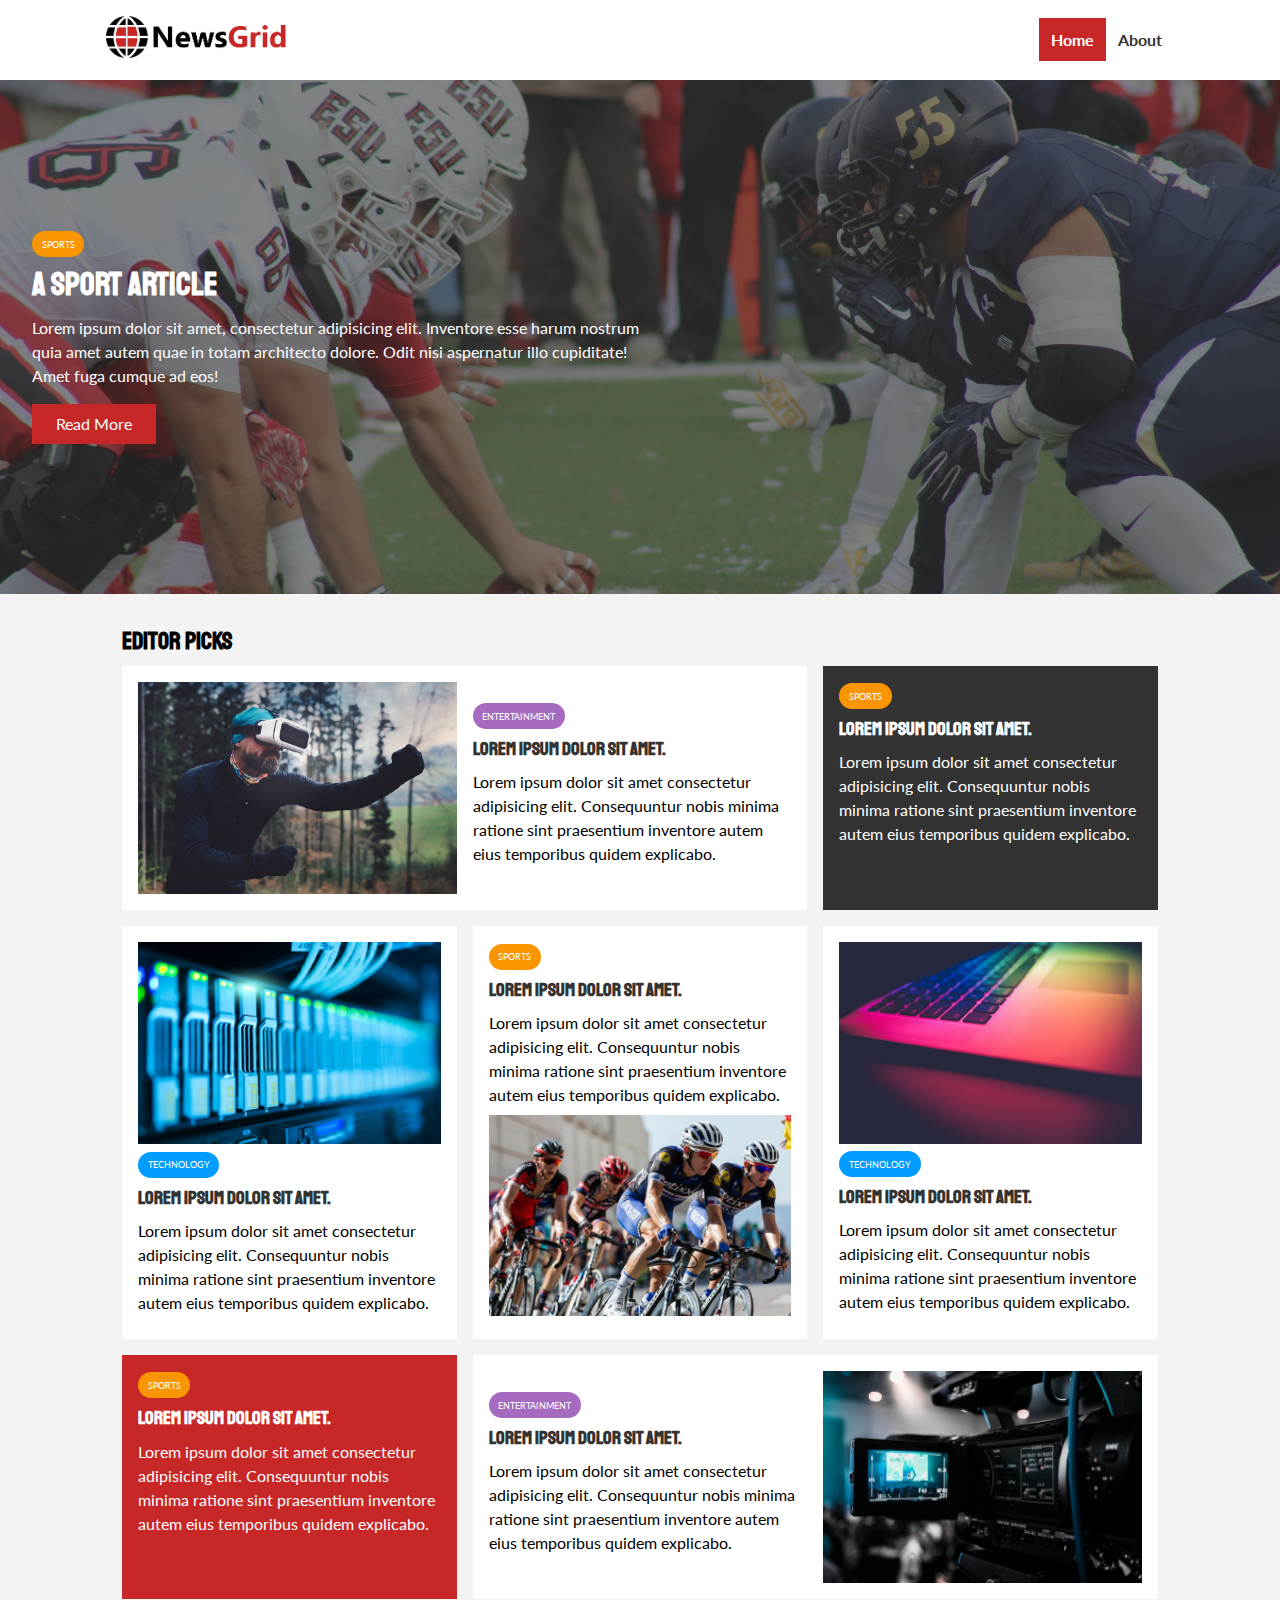
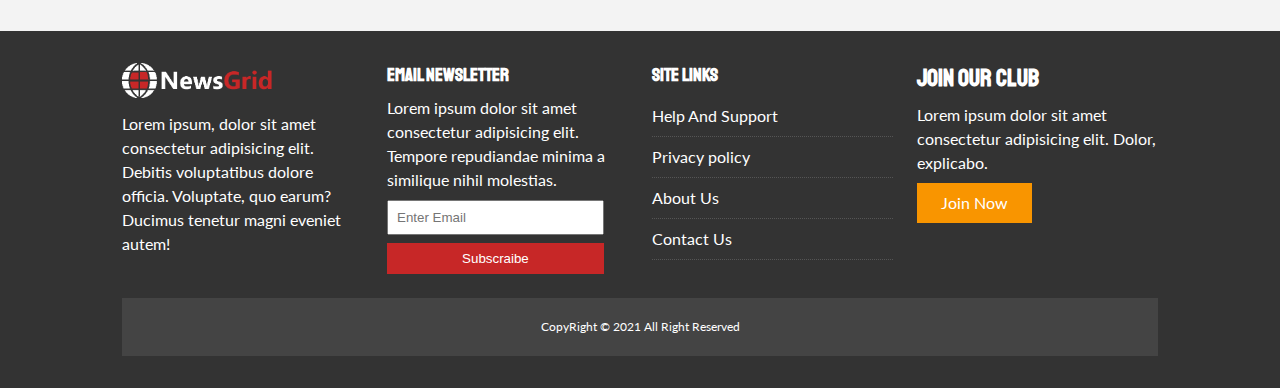
<file: index.html>
<!DOCTYPE html>
<html lang="en">
<head>
  <meta charset="UTF-8">
  <meta http-equiv="X-UA-Compatible" content="IE=edge">
  <meta name="viewport" content="width=device-width, initial-scale=1.0">
  <link rel="preconnect" href="https://fonts.gstatic.com">
<link href="https://fonts.googleapis.com/css2?family=Lato:wght@300&family=Staatliches&display=swap" rel="stylesheet">
  <link rel="stylesheet" href="css/style.css">
  <link rel="stylesheet"  media="screen and (max-width:768px)" href="css/mobile.css">
  <link rel="stylesheet" href="https://pro.fontawesome.com/releases/v5.10.0/css/all.css" integrity="sha384-AYmEC3Yw5cVb3ZcuHtOA93w35dYTsvhLPVnYs9eStHfGJvOvKxVfELGroGkvsg+p" crossorigin="anonymous"/>
  <link rel="shortcut icon" type="image/x-icon" href="favicon.ico">
  <title>NewsGrid | Latest News</title>
</head>
<body>
  <nav id="main-nav">
    <div class="container">
     <a href="index.html"><img src="img/logo.png" alt="NewsGrid" class="logo"></a>
      <div class="social">
        <a href="http://facebook.com" target="_blank"><i class="fab fa-facebook fa-2x"></i></a>
        <a href="http://twitter.com" target="_blank"><i class="fab fa-twitter fa-2x"></i></a>
        <a href="http://instagram.com" target="_blank"><i class="fab fa-instagram fa-2x"></i></a>
        <a href="http://youtube.com" target="_blank"><i class="fab fa-youtube fa-2x"></i></a>
          
      </div>
      <ul>
        <li><a class="current" href="index.html">Home</a></li>
        <li><a href="about.html">About</a></li>
        
      </ul>
    </div>
  </nav>
  <!-- showcase -->
  <header id="showcase">
    <div class="container"></div>
    <div class="showcase-container">
      <div class="showcase-content">
        <div class="category category-sports">sports</div>
        <h1>A sport article</h1>
        <p>Lorem ipsum dolor sit amet, consectetur adipisicing elit. Inventore esse harum nostrum quia amet autem quae in totam architecto dolore. Odit nisi aspernatur illo cupiditate! Amet fuga cumque ad eos!</p>
        <a href="article.html" class="btn btn-primary">Read More</a>


      </div>
    </div>
  </header>

  <!-- home articles -->
<section id="home-articles" class="py-2">
  <div class="container">
<h2>Editor Picks</h2>
<div class="articles-container">
  <article class="card">
    <img src="/img/articles/ent1.jpg" alt="">
    <div>
      <div class="category category-ent">Entertainment</div>
      <h3>
       <a href="article.html">Lorem ipsum dolor sit amet.</a>  
      </h3> 
<p>Lorem ipsum dolor sit amet consectetur adipisicing elit.  Consequuntur nobis minima ratione sint praesentium inventore autem eius temporibus quidem explicabo.</p>
    </div>
   </article>

  <article class="card bg-dark">
      <div class="category category-sports">Sports</div>
      <h3>
       <a href="article.html">Lorem ipsum dolor sit amet.</a>  
      </h3> 
<p>Lorem ipsum dolor sit amet consectetur adipisicing elit.  Consequuntur nobis minima ratione sint praesentium inventore autem eius temporibus quidem explicabo.</p>
  </article>


  <article class="card">
    <img src="/img/articles/tech1.jpg" alt="">
    <div class="category category-tech">Technology</div>
    <h3>
     <a href="article.html">Lorem ipsum dolor sit amet.</a>  
    </h3> 
<p>Lorem ipsum dolor sit amet consectetur adipisicing elit.  Consequuntur nobis minima ratione sint praesentium inventore autem eius temporibus quidem explicabo.</p>
</article>



<article class="card">
  <div class="category category-sports">Sports</div>
  <h3>
   <a href="article.html">Lorem ipsum dolor sit amet.</a>  
  </h3> 
<p>Lorem ipsum dolor sit amet consectetur adipisicing elit.  Consequuntur nobis minima ratione sint praesentium inventore autem eius temporibus quidem explicabo.</p>
<img src="/img/articles/sports1.jpg" alt="">
</article>

<article class="card">
  <img src="/img/articles/tech2.jpg" alt="">
  <div class="category category-tech">Technology</div>
  <h3>
   <a href="article.html">Lorem ipsum dolor sit amet.</a>  
  </h3> 
<p>Lorem ipsum dolor sit amet consectetur adipisicing elit.  Consequuntur nobis minima ratione sint praesentium inventore autem eius temporibus quidem explicabo.</p>
</article>

<article class="card bg-primary">
  <div class="category category-sports">Sports</div>
  <h3>
   <a href="article.html">Lorem ipsum dolor sit amet.</a>  
  </h3> 
<p>Lorem ipsum dolor sit amet consectetur adipisicing elit.  Consequuntur nobis minima ratione sint praesentium inventore autem eius temporibus quidem explicabo.</p>
</article>

<article class="card">

  <div>
    <div class="category category-ent">Entertainment</div>
    <h3>
     <a href="article.html">Lorem ipsum dolor sit amet.</a>  
    </h3> 
<p>Lorem ipsum dolor sit amet consectetur adipisicing elit.  Consequuntur nobis minima ratione sint praesentium inventore autem eius temporibus quidem explicabo.</p>
  </div>  
  <img src="/img/articles/ent2.jpg" alt="">
 </article>


</div>
</div>
</section>
<!-- footer -->
<footer id="main-footer" class="py-2">
  <div class="container footer-container">
    <div>
      <img src="/img/logo_light.png" alt="NewsGrid">
      <p>Lorem ipsum, dolor sit amet consectetur adipisicing elit. Debitis voluptatibus dolore officia. Voluptate, quo earum? Ducimus tenetur magni eveniet autem!</p>
    </div>

    <div>
      <h3>Email NewsLetter</h3>
      <p>Lorem ipsum dolor sit amet consectetur adipisicing elit. Tempore repudiandae minima a similique nihil molestias.</p>
      <form method="POST" value="Subscraibe" data-netlify="true" name="contact">

        <input type="email" placeholder="Enter Email" name="email">
        <input type="submit" value="Subscraibe" class="btn btn-primary">
      </form>
    </div>

    <div>
      <h3>Site Links</h3>
      <ul class="list">
        <li><a href="help&contact.html">Help And Support</a></li>
        <li><a href="privacy_policy.html">Privacy policy</a></li>
        <li><a href="about.html">About Us</a></li>
        <li><a href="help&contact.html">Contact Us</a></li>
      </ul>
    </div>

    <div>
      <h2>join our club</h2>
      <p>Lorem ipsum dolor sit amet consectetur adipisicing elit. Dolor, explicabo.</p>
      <a href="join.html" class="btn btn-secondary">Join Now</a>
    </div>
<div>
  <p>CopyRight &copy; 2021 All Right Reserved</p>
</div>
    
  </div>
</footer>


</body>
</html>
</file>
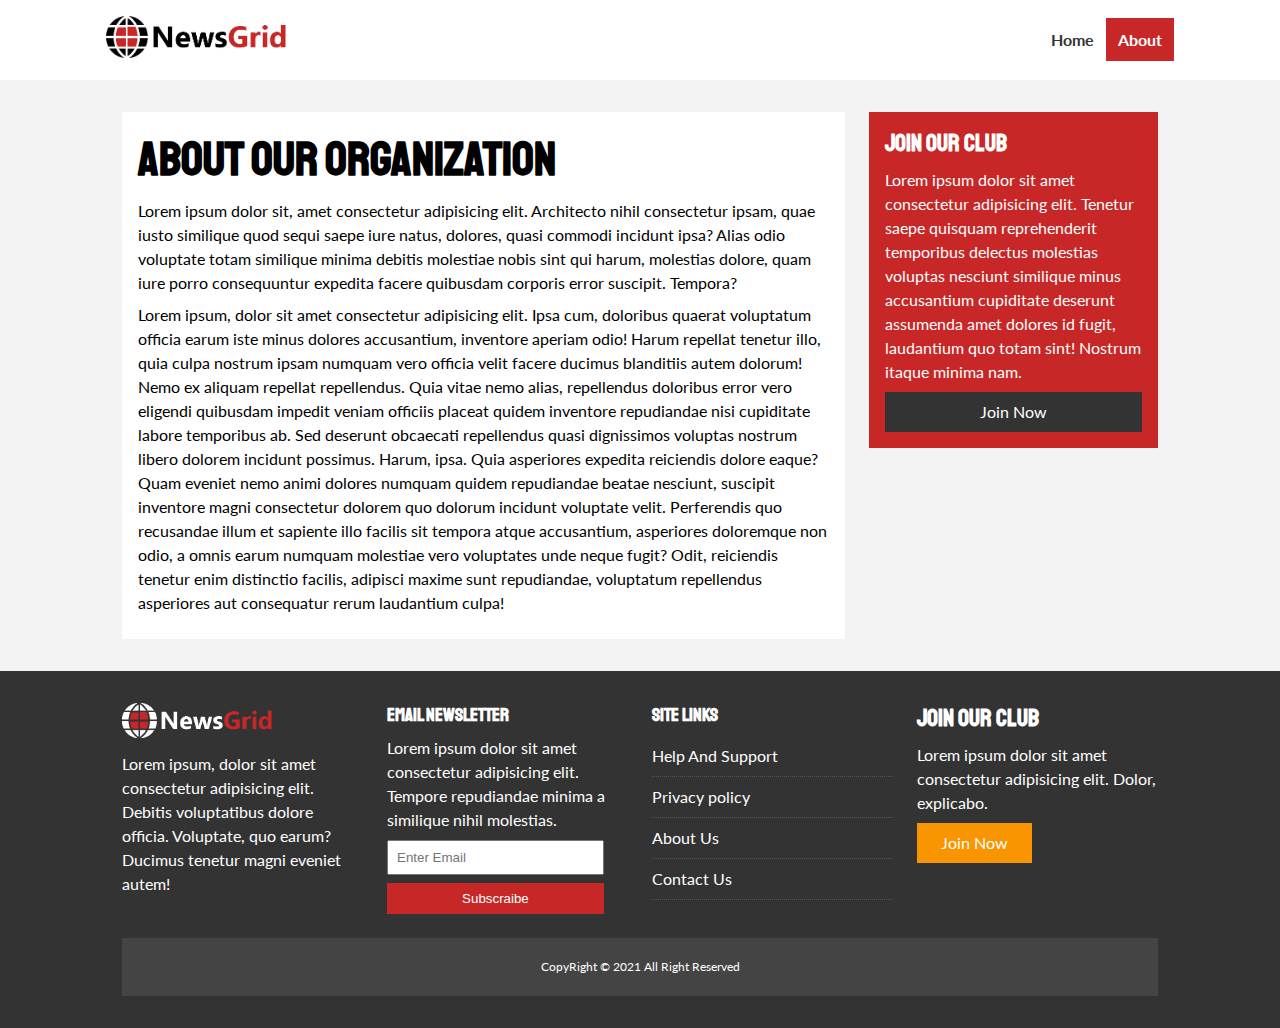
<file: about.html>
<!DOCTYPE html>
<html lang="en">
<head>
  <meta charset="UTF-8">
  <meta http-equiv="X-UA-Compatible" content="IE=edge">
  <meta name="viewport" content="width=device-width, initial-scale=1.0">
  <link rel="preconnect" href="https://fonts.gstatic.com">
<link href="https://fonts.googleapis.com/css2?family=Lato:wght@300&family=Staatliches&display=swap" rel="stylesheet">
  <link rel="stylesheet" href="css/style.css">
  <link rel="stylesheet" media="screen and (max-width:768px)" href="css/mobile.css">
  <link rel="stylesheet" href="https://pro.fontawesome.com/releases/v5.10.0/css/all.css" integrity="sha384-AYmEC3Yw5cVb3ZcuHtOA93w35dYTsvhLPVnYs9eStHfGJvOvKxVfELGroGkvsg+p" crossorigin="anonymous"/>
  <link rel="shortcut icon" type="image/x-icon" href="favicon.ico">
  <title>NewsGrid | About</title>
</head>
<body>
  <nav id="main-nav">
    <div class="container">
      <a href="index.html"> <img src="img/logo.png" alt="NewsGrid" class="logo"></a>
      <div class="social">
        <a href="http://facebook.com" target="_blank"><i class="fab fa-facebook fa-2x"></i></a>
        <a href="http://twitter.com" target="_blank"><i class="fab fa-twitter fa-2x"></i></a>
        <a href="http://instagram.com" target="_blank"><i class="fab fa-instagram fa-2x"></i></a>
        <a href="http://youtube.com" target="_blank"><i class="fab fa-youtube fa-2x"></i></a>
          
      </div>
      <ul>
        <li><a  href="index.html">Home</a></li>
        <li><a class="current" href="about.html">About</a></li>
        
      </ul>
    </div>
  </nav>
 
  <section id="about">
    <div class="container">
      <div class="page-container">
        <article class="card">
          <h1 class="l-heading">About Our Organization</h1>
          <P>Lorem ipsum dolor sit, amet consectetur adipisicing elit. Architecto nihil consectetur ipsam, quae iusto similique quod sequi saepe iure natus, dolores, quasi commodi incidunt ipsa? Alias odio voluptate totam similique minima debitis molestiae nobis sint qui harum, molestias dolore, quam iure porro consequuntur expedita facere quibusdam corporis error suscipit. Tempora?</P>
          <p>Lorem ipsum, dolor sit amet consectetur adipisicing elit. Ipsa cum, doloribus quaerat voluptatum officia earum iste minus dolores accusantium, inventore aperiam odio! Harum repellat tenetur illo, quia culpa nostrum ipsam numquam vero officia velit facere ducimus blanditiis autem dolorum! Nemo ex aliquam repellat repellendus. Quia vitae nemo alias, repellendus doloribus error vero eligendi quibusdam impedit veniam officiis placeat quidem inventore repudiandae nisi cupiditate labore temporibus ab. Sed deserunt obcaecati repellendus quasi dignissimos voluptas nostrum libero dolorem incidunt possimus. Harum, ipsa. Quia asperiores expedita reiciendis dolore eaque? Quam eveniet nemo animi dolores numquam quidem repudiandae beatae nesciunt, suscipit inventore magni consectetur dolorem quo dolorum incidunt voluptate velit. Perferendis quo recusandae illum et sapiente illo facilis sit tempora atque accusantium, asperiores doloremque non odio, a omnis earum numquam molestiae vero voluptates unde neque fugit? Odit, reiciendis tenetur enim distinctio facilis, adipisci maxime sunt repudiandae, voluptatum repellendus asperiores aut consequatur rerum laudantium culpa!</p>
          
        </article>
        <aside class="card bg-primary">
          <h2>Join Our Club</h2>
          <p>Lorem ipsum dolor sit amet consectetur adipisicing elit. Tenetur saepe quisquam reprehenderit temporibus delectus molestias voluptas nesciunt similique minus accusantium cupiditate deserunt assumenda amet dolores id fugit, laudantium quo totam sint! Nostrum itaque minima nam.</p>
          <a href="join.html" class="btn btn-dark btn-block">Join Now</a>
        </aside>
      </div>
    </div>
  </section>

  
<!-- footer -->
<footer id="main-footer" class="py-2">
  <div class="container footer-container">
    <div>
      <img src="/img/logo_light.png" alt="NewsGrid">
      <p>Lorem ipsum, dolor sit amet consectetur adipisicing elit. Debitis voluptatibus dolore officia. Voluptate, quo earum? Ducimus tenetur magni eveniet autem!</p>
    </div>

    <div>
      <h3>Email NewsLetter</h3>
      <p>Lorem ipsum dolor sit amet consectetur adipisicing elit. Tempore repudiandae minima a similique nihil molestias.</p>
      <form method="POST" value="Subscraibe" data-netlify="true" name="contact">

        <input type="email" placeholder="Enter Email" name="email">
        <input type="submit" value="Subscraibe" class="btn btn-primary">
      </form>
    </div>

    <div>
      <h3>Site Links</h3>
      <ul class="list">
        <li><a href="help&contact.html">Help And Support</a></li>
        <li><a href="privacy_policy.html">Privacy policy</a></li>
        <li><a href="about.html">About Us</a></li>
        <li><a href="help&contact.html">Contact Us</a></li>
      </ul>
    </div>

    <div>
      <h2>join our club</h2>
      <p>Lorem ipsum dolor sit amet consectetur adipisicing elit. Dolor, explicabo.</p>
      <a href="join.html" class="btn btn-secondary">Join Now</a>
    </div>
<div>
  <p>CopyRight &copy; 2021 All Right Reserved</p>
</div>
    
  </div>
</footer>


</body>
</html>
</file>
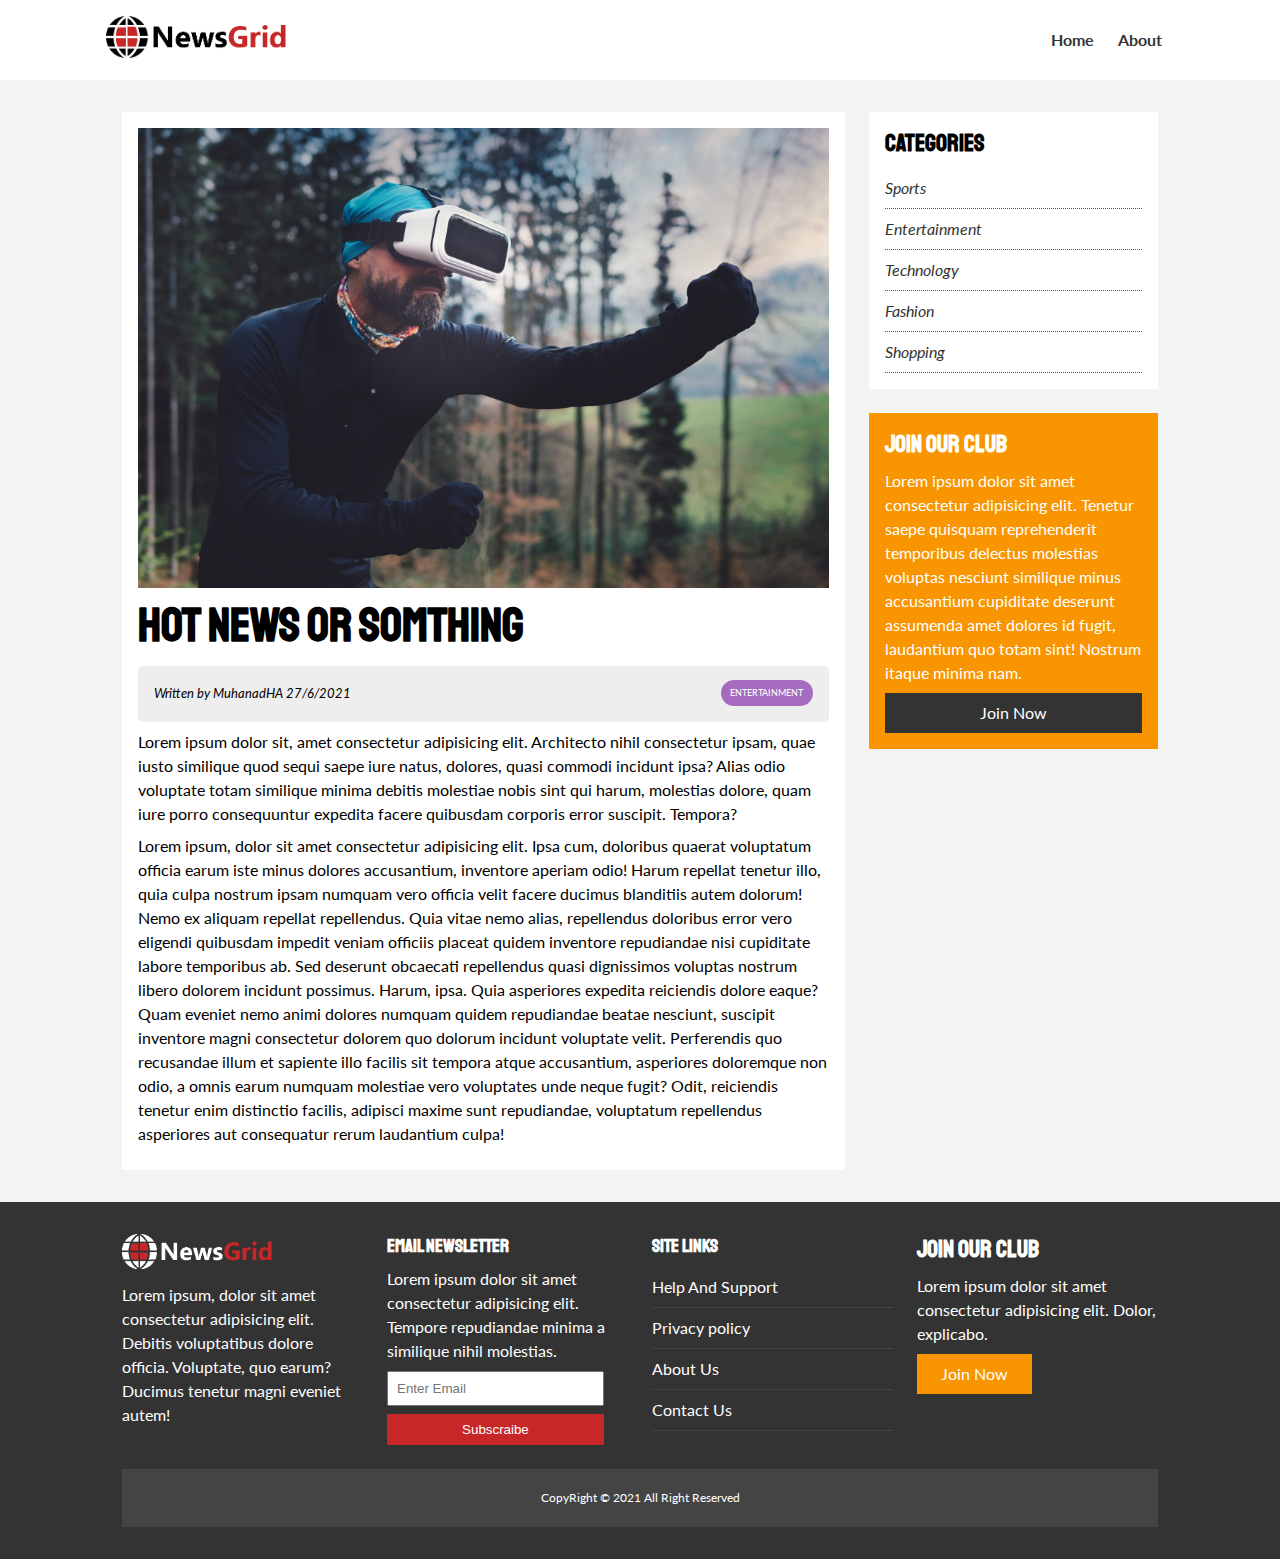
<file: article.html>
<!DOCTYPE html>
<html lang="en">
<head>
  <meta charset="UTF-8">
  <meta http-equiv="X-UA-Compatible" content="IE=edge">
  <meta name="viewport" content="width=device-width, initial-scale=1.0">
  <link rel="preconnect" href="https://fonts.gstatic.com">
<link href="https://fonts.googleapis.com/css2?family=Lato:wght@300&family=Staatliches&display=swap" rel="stylesheet">
  <link rel="stylesheet" href="css/style.css">
  <link rel="stylesheet" media="screen and (max-width:768px)" href="css/mobile.css">
  <link rel="stylesheet" href="https://pro.fontawesome.com/releases/v5.10.0/css/all.css" integrity="sha384-AYmEC3Yw5cVb3ZcuHtOA93w35dYTsvhLPVnYs9eStHfGJvOvKxVfELGroGkvsg+p" crossorigin="anonymous"/>
  <link rel="shortcut icon" type="image/x-icon" href="favicon.ico">
  <title>NewsGrid | Latest News</title>
</head>
<body>
  <nav id="main-nav">
    <div class="container">
      <a href="index.html"> <img src="img/logo.png" alt="NewsGrid" class="logo"></a>
      <div class="social">
        <a href="http://facebook.com" target="_blank"><i class="fab fa-facebook fa-2x"></i></a>
        <a href="http://twitter.com" target="_blank"><i class="fab fa-twitter fa-2x"></i></a>
        <a href="http://instagram.com" target="_blank"><i class="fab fa-instagram fa-2x"></i></a>
        <a href="http://youtube.com" target="_blank"><i class="fab fa-youtube fa-2x"></i></a>
          
      </div>
      <ul>
        <li><a  href="index.html">Home</a></li>
        <li><a  href="about.html">About</a></li>
        
      </ul>
    </div>
  </nav>
 
  <section id="article">
    <div class="container">
      <div class="page-container">
        <article class="card">
          <img src="/img/articles/ent1.jpg" alt="ent">
          <h1 class="l-heading">Hot News Or Somthing</h1>
          <div class="meta">
            <small>
              <i class="fas fa-user">Written by MuhanadHA  27/6/2021</i>
            </small>
            <div class="category category-ent">Entertainment</div>
          </div>
          <P>Lorem ipsum dolor sit, amet consectetur adipisicing elit. Architecto nihil consectetur ipsam, quae iusto similique quod sequi saepe iure natus, dolores, quasi commodi incidunt ipsa? Alias odio voluptate totam similique minima debitis molestiae nobis sint qui harum, molestias dolore, quam iure porro consequuntur expedita facere quibusdam corporis error suscipit. Tempora?</P>
          <p>Lorem ipsum, dolor sit amet consectetur adipisicing elit. Ipsa cum, doloribus quaerat voluptatum officia earum iste minus dolores accusantium, inventore aperiam odio! Harum repellat tenetur illo, quia culpa nostrum ipsam numquam vero officia velit facere ducimus blanditiis autem dolorum! Nemo ex aliquam repellat repellendus. Quia vitae nemo alias, repellendus doloribus error vero eligendi quibusdam impedit veniam officiis placeat quidem inventore repudiandae nisi cupiditate labore temporibus ab. Sed deserunt obcaecati repellendus quasi dignissimos voluptas nostrum libero dolorem incidunt possimus. Harum, ipsa. Quia asperiores expedita reiciendis dolore eaque? Quam eveniet nemo animi dolores numquam quidem repudiandae beatae nesciunt, suscipit inventore magni consectetur dolorem quo dolorum incidunt voluptate velit. Perferendis quo recusandae illum et sapiente illo facilis sit tempora atque accusantium, asperiores doloremque non odio, a omnis earum numquam molestiae vero voluptates unde neque fugit? Odit, reiciendis tenetur enim distinctio facilis, adipisci maxime sunt repudiandae, voluptatum repellendus asperiores aut consequatur rerum laudantium culpa!</p>
          
        </article>
        <aside id="categories" class="card">
          <h2>Categories</h2>
          <ul class="list">
            <li><a href="#"><i class="fas fa-chevron-right">Sports</i></a></li>
            <li><a href="#"><i class="fas fa-chevron-right">Entertainment</i></a></li>
            <li><a href="#"><i class="fas fa-chevron-right">Technology</i></a></li>
            <li><a href="#"><i class="fas fa-chevron-right">Fashion</i></a></li>
            <li><a href="#"><i class="fas fa-chevron-right">Shopping</i></a></li>
          </ul>
        </aside>
        <aside class="card bg-secondary">
          <h2>Join Our Club</h2>
          <p>Lorem ipsum dolor sit amet consectetur adipisicing elit. Tenetur saepe quisquam reprehenderit temporibus delectus molestias voluptas nesciunt similique minus accusantium cupiditate deserunt assumenda amet dolores id fugit, laudantium quo totam sint! Nostrum itaque minima nam.</p>
          <a href="join.html" class="btn btn-dark btn-block">Join Now</a>
        </aside>
       
      </div>
    </div>
  </section>

  
<!-- footer -->
<footer id="main-footer" class="py-2">
  <div class="container footer-container">
    <div>
      <img src="/img/logo_light.png" alt="NewsGrid">
      <p>Lorem ipsum, dolor sit amet consectetur adipisicing elit. Debitis voluptatibus dolore officia. Voluptate, quo earum? Ducimus tenetur magni eveniet autem!</p>
    </div>

    <div>
      <h3>Email NewsLetter</h3>
      <p>Lorem ipsum dolor sit amet consectetur adipisicing elit. Tempore repudiandae minima a similique nihil molestias.</p>
      <form method="POST" value="Subscraibe" data-netlify="true" name="contact">

        <input type="email" placeholder="Enter Email" name="email">
        <input type="submit" value="Subscraibe" class="btn btn-primary">
      </form>
    </div>

    <div>
      <h3>Site Links</h3>
      <ul class="list">
        <li><a href="help&contact.html">Help And Support</a></li>
        <li><a href="privacy_policy.html">Privacy policy</a></li>
        <li><a href="about.html">About Us</a></li>
        <li><a href="help&contact.html">Contact Us</a></li>
      </ul>
    </div>

    <div>
      <h2>join our club</h2>
      <p>Lorem ipsum dolor sit amet consectetur adipisicing elit. Dolor, explicabo.</p>
      <a href="join.html" class="btn btn-secondary">Join Now</a>
    </div>
<div>
  <p>CopyRight &copy; 2021 All Right Reserved</p>
</div>
    
  </div>
</footer>


</body>
</html>
</file>
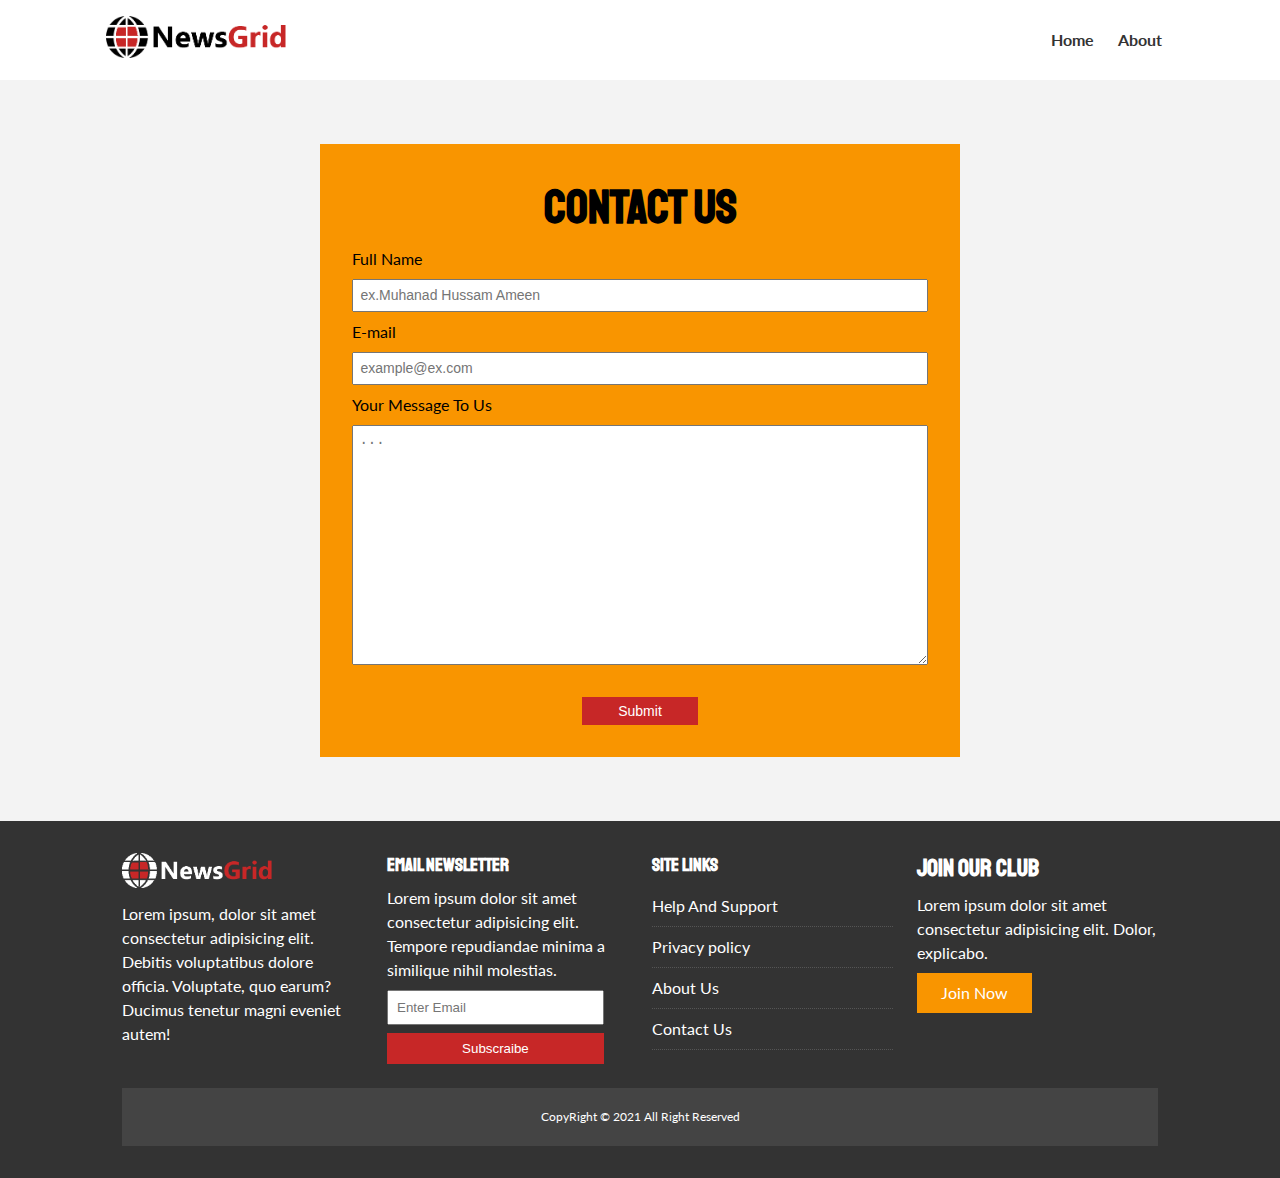
<file: help&contact.html>
<!DOCTYPE html>
<html lang="en">
<head>
  <meta charset="UTF-8">
  <meta http-equiv="X-UA-Compatible" content="IE=edge">
  <meta name="viewport" content="width=device-width, initial-scale=1.0">
  <link rel="preconnect" href="https://fonts.gstatic.com">
<link href="https://fonts.googleapis.com/css2?family=Lato:wght@300&family=Staatliches&display=swap" rel="stylesheet">
  <link rel="stylesheet" href="css/style.css">
  <link rel="stylesheet"  media="screen and (max-width:768px)" href="css/mobile.css">
  <link rel="stylesheet" href="https://pro.fontawesome.com/releases/v5.10.0/css/all.css" integrity="sha384-AYmEC3Yw5cVb3ZcuHtOA93w35dYTsvhLPVnYs9eStHfGJvOvKxVfELGroGkvsg+p" crossorigin="anonymous"/>
  <link rel="shortcut icon" type="image/x-icon" href="favicon.ico">
  <title>NewsGrid | Latest News</title>
</head>
<body>
  <!-- navbar -->
  <nav id="main-nav">
    <div class="container">
     <a href="index.html" class="img_link"> <img src="img/logo.png" alt="NewsGrid" class="logo"></a>
      <div class="social">
        <a href="http://facebook.com" target="_blank"><i class="fab fa-facebook fa-2x"></i></a>
        <a href="http://twitter.com" target="_blank"><i class="fab fa-twitter fa-2x"></i></a>
        <a href="http://instagram.com" target="_blank"><i class="fab fa-instagram fa-2x"></i></a>
        <a href="http://youtube.com" target="_blank"><i class="fab fa-youtube fa-2x"></i></a>
          
      </div>
      <ul>
        <li><a href="index.html">Home</a></li>
        <li><a href="about.html">About</a></li>
        
      </ul>
    </div>
  </nav>
  
  <!-- contacts section -->
  <section id="contact">
    <div class="container p-2">
      <h2 class="l-heading">Contact Us</h2>
    <form method="POST" value="contact" data-netlify="true" name="Contact">
      <label >Full Name</label>
      <input type="name" name="name" placeholder="ex.Muhanad Hussam Ameen">
      <label >E-mail</label>
      <input type="email" name="email" placeholder="example@ex.com">
      <label >Your Message To Us</label><br>
      <textarea name="message" placeholder="..."></textarea>
      <input type="submit" value="Submit" class="btn btn-primary btn-hover ">
    </form>
    </div>
    
  </section>

 
<!-- footer -->
<footer id="main-footer" class="py-2">
  <div class="container footer-container">
    <div>
      <img src="/img/logo_light.png" alt="NewsGrid">
      <p>Lorem ipsum, dolor sit amet consectetur adipisicing elit. Debitis voluptatibus dolore officia. Voluptate, quo earum? Ducimus tenetur magni eveniet autem!</p>
    </div>

    <div>
      <h3>Email NewsLetter</h3>
      <p>Lorem ipsum dolor sit amet consectetur adipisicing elit. Tempore repudiandae minima a similique nihil molestias.</p>
      <form method="POST" value="Subscraibe" data-netlify="true" name="contact">

        <input type="email" placeholder="Enter Email" name="email">
        <input type="submit" value="Subscraibe" class="btn btn-primary">
      </form>
    </div>

    <div>
      <h3>Site Links</h3>
      <ul class="list">
        <li><a href="help&contact.html">Help And Support</a></li>
        <li><a href="#">Privacy policy</a></li>
        <li><a href="about.html">About Us</a></li>
        <li><a href="help&contact.html">Contact Us</a></li>
      </ul>
    </div>

    <div>
      <h2>join our club</h2>
      <p>Lorem ipsum dolor sit amet consectetur adipisicing elit. Dolor, explicabo.</p>
      <a href="#" class="btn btn-secondary">Join Now</a>
    </div>
<div>
  <p>CopyRight &copy; 2021 All Right Reserved</p>
</div>
    
  </div>
</footer>


</body>
</html>
</file>
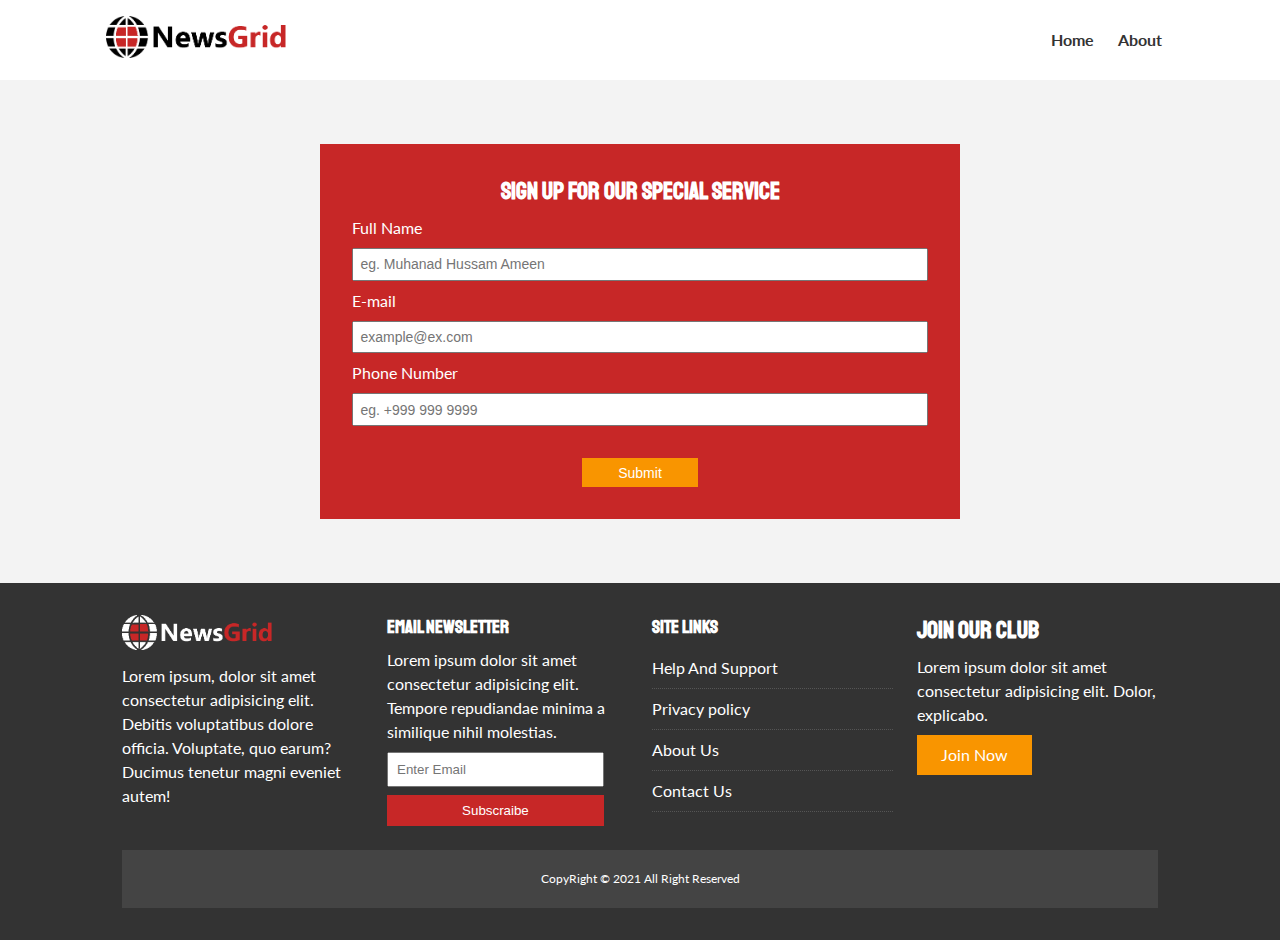
<file: join.html>
<!DOCTYPE html>
<html lang="en">
<head>
  <meta charset="UTF-8">
  <meta http-equiv="X-UA-Compatible" content="IE=edge">
  <meta name="viewport" content="width=device-width, initial-scale=1.0">
  <link rel="preconnect" href="https://fonts.gstatic.com">
<link href="https://fonts.googleapis.com/css2?family=Lato:wght@300&family=Staatliches&display=swap" rel="stylesheet">
  <link rel="stylesheet" href="css/style.css">
  <link rel="stylesheet"  media="screen and (max-width:768px)" href="css/mobile.css">
  <link rel="stylesheet" href="https://pro.fontawesome.com/releases/v5.10.0/css/all.css" integrity="sha384-AYmEC3Yw5cVb3ZcuHtOA93w35dYTsvhLPVnYs9eStHfGJvOvKxVfELGroGkvsg+p" crossorigin="anonymous"/>
  <link rel="shortcut icon" type="image/x-icon" href="favicon.ico">
  <title>Help And Contact</title>
</head>
<body>
  <!-- navbar -->
  <nav id="main-nav">
    <div class="container">
     <a href="index.html" class="img_link"> <img src="img/logo.png" alt="NewsGrid" class="logo"></a>
      <div class="social">
        <a href="http://facebook.com" target="_blank"><i class="fab fa-facebook fa-2x"></i></a>
        <a href="http://twitter.com" target="_blank"><i class="fab fa-twitter fa-2x"></i></a>
        <a href="http://instagram.com" target="_blank"><i class="fab fa-instagram fa-2x"></i></a>
        <a href="http://youtube.com" target="_blank"><i class="fab fa-youtube fa-2x"></i></a>
          
      </div>
      <ul>
        <li><a href="index.html">Home</a></li>
        <li><a href="about.html">About</a></li> 
        
      </ul>
    </div>
  </nav>
  
  <!-- join section -->
  <section id="join_club">
    <div class="container p-2">
      <h2>Sign Up For Our Special Service</h2>
     <form method="POST" value="join_club" data-netlify="true" name="join">
       <label >Full Name</label>
       <input type="name" name="name" placeholder="eg. Muhanad Hussam Ameen">
       <label >E-mail</label>
       <input type="email" name="email" placeholder="example@ex.com">
       <label>Phone Number</label>
       <input type="phonenumber" name="phone number" placeholder="eg. +999 999 9999">
       <input type="submit" value="Submit" class="btn btn-primary btn-hover ">
     </form>
    </div>
  </section>

 
<!-- footer -->
<footer id="main-footer" class="py-2">
  <div class="container footer-container">
    <div>
      <img src="/img/logo_light.png" alt="NewsGrid">
      <p>Lorem ipsum, dolor sit amet consectetur adipisicing elit. Debitis voluptatibus dolore officia. Voluptate, quo earum? Ducimus tenetur magni eveniet autem!</p>
    </div>

    <div>
      <h3>Email NewsLetter</h3>
      <p>Lorem ipsum dolor sit amet consectetur adipisicing elit. Tempore repudiandae minima a similique nihil molestias.</p>
      <form method="POST" value="Subscraibe" data-netlify="true" name="contact">

        <input type="email" placeholder="Enter Email" name="email">
        <input type="submit" value="Subscraibe" class="btn btn-primary">
      </form>
    </div>

    <div>
      <h3>Site Links</h3>
      <ul class="list">
        <li><a href="help&contact.html">Help And Support</a></li>
        <li><a href="privacy_policy.html">Privacy policy</a></li>
        <li><a href="about.html">About Us</a></li>
        <li><a href="help&contact.html">Contact Us</a></li>
      </ul>
    </div>

    <div>
      <h2>join our club</h2>
      <p>Lorem ipsum dolor sit amet consectetur adipisicing elit. Dolor, explicabo.</p>
      <a href="#" class="btn btn-secondary">Join Now</a>
    </div>
<div>
  <p>CopyRight &copy; 2021 All Right Reserved</p>
</div>
    
  </div>
</footer>


</body>
</html>
</file>
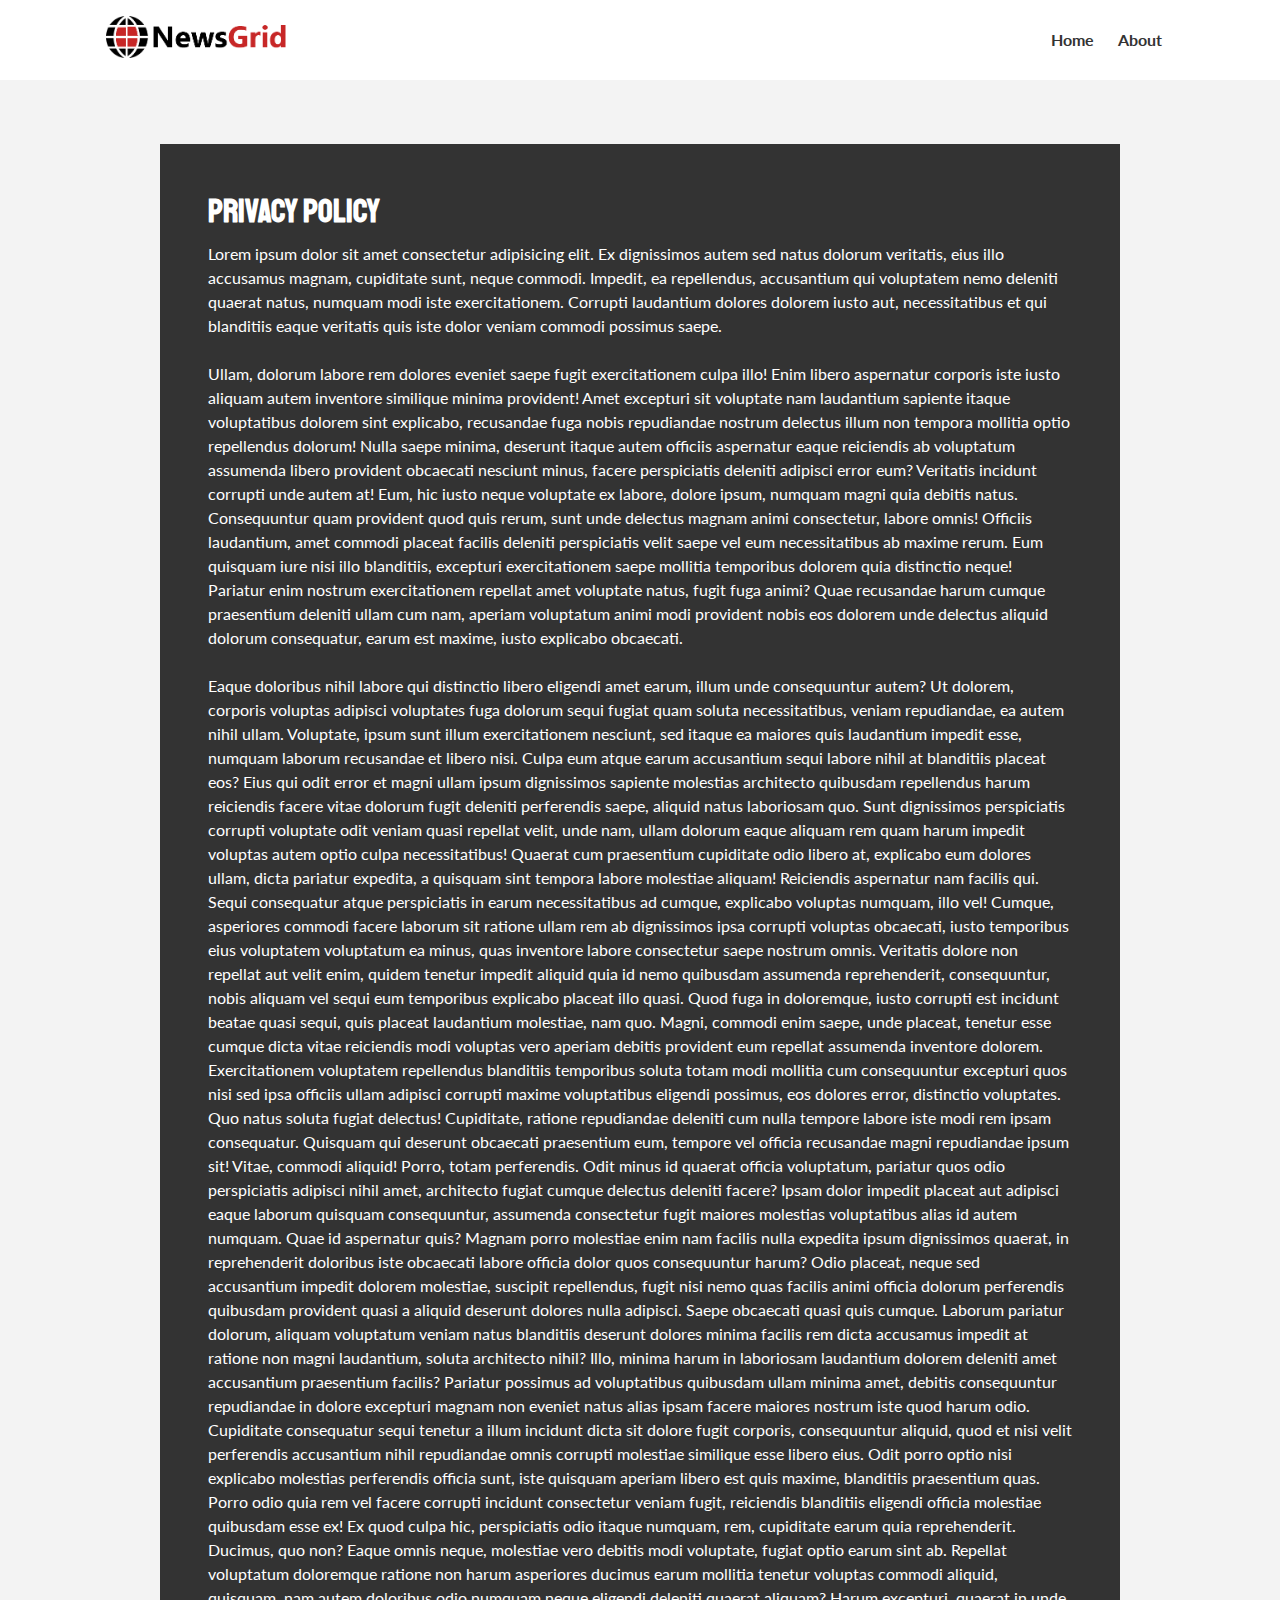
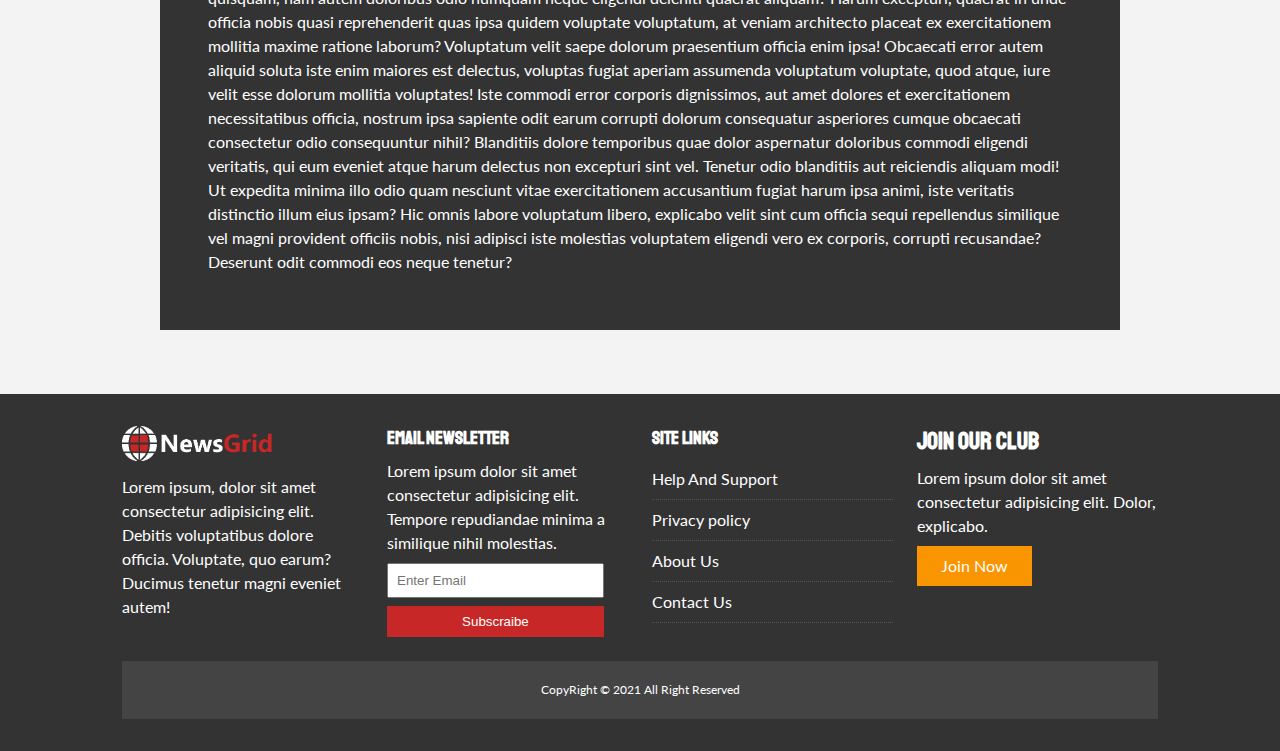
<file: privacy_policy.html>
<!DOCTYPE html>
<html lang="en">
<head>
  <meta charset="UTF-8">
  <meta http-equiv="X-UA-Compatible" content="IE=edge">
  <meta name="viewport" content="width=device-width, initial-scale=1.0">
  <link rel="preconnect" href="https://fonts.gstatic.com">
<link href="https://fonts.googleapis.com/css2?family=Lato:wght@300&family=Staatliches&display=swap" rel="stylesheet">
  <link rel="stylesheet" href="css/style.css">
  <link rel="stylesheet"  media="screen and (max-width:768px)" href="css/mobile.css">
  <link rel="stylesheet" href="https://pro.fontawesome.com/releases/v5.10.0/css/all.css" integrity="sha384-AYmEC3Yw5cVb3ZcuHtOA93w35dYTsvhLPVnYs9eStHfGJvOvKxVfELGroGkvsg+p" crossorigin="anonymous"/>
  <link rel="shortcut icon" type="image/x-icon" href="favicon.ico">
  <title>Privacy Policy</title>
</head>
<body>
  <!-- navbar -->
  <nav id="main-nav">
    <div class="container">
     <a href="index.html" class="img_link"> <img src="img/logo.png" alt="NewsGrid" class="logo"></a>
      <div class="social">
        <a href="http://facebook.com" target="_blank"><i class="fab fa-facebook fa-2x"></i></a>
        <a href="http://twitter.com" target="_blank"><i class="fab fa-twitter fa-2x"></i></a>
        <a href="http://instagram.com" target="_blank"><i class="fab fa-instagram fa-2x"></i></a>
        <a href="http://youtube.com" target="_blank"><i class="fab fa-youtube fa-2x"></i></a>
          
      </div>
      <ul>
        <li><a href="index.html">Home</a></li>
        <li><a href="about.html">About</a></li>
        
      </ul>
    </div>
  </nav>

  <!-- Privacy Policy section -->
  <section id="privacy_policy">
    <article class="container p-3">
      <h1>Privacy Policy</h1>
      <p>Lorem ipsum dolor sit amet consectetur adipisicing elit. Ex dignissimos autem sed natus dolorum veritatis, eius illo accusamus magnam, cupiditate sunt, neque commodi. Impedit, ea repellendus, accusantium qui voluptatem nemo deleniti quaerat natus, numquam modi iste exercitationem. Corrupti laudantium dolores dolorem iusto aut, necessitatibus et qui blanditiis eaque veritatis quis iste dolor veniam commodi possimus saepe.<br><br> Ullam, dolorum labore rem dolores eveniet saepe fugit exercitationem culpa illo! Enim libero aspernatur corporis iste iusto aliquam autem inventore similique minima provident! Amet excepturi sit voluptate nam laudantium sapiente itaque voluptatibus dolorem sint explicabo, recusandae fuga nobis repudiandae nostrum delectus illum non tempora mollitia optio repellendus dolorum! Nulla saepe minima, deserunt itaque autem officiis aspernatur eaque reiciendis ab voluptatum assumenda libero provident obcaecati nesciunt minus, facere perspiciatis deleniti adipisci error eum? Veritatis incidunt corrupti unde autem at! Eum, hic iusto neque voluptate ex labore, dolore ipsum, numquam magni quia debitis natus. Consequuntur quam provident quod quis rerum, sunt unde delectus magnam animi consectetur, labore omnis! Officiis laudantium, amet commodi placeat facilis deleniti perspiciatis velit saepe vel eum necessitatibus ab maxime rerum. Eum quisquam iure nisi illo blanditiis, excepturi exercitationem saepe mollitia temporibus dolorem quia distinctio neque! Pariatur enim nostrum exercitationem repellat amet voluptate natus, fugit fuga animi? Quae recusandae harum cumque praesentium deleniti ullam cum nam, aperiam voluptatum animi modi provident nobis eos dolorem unde delectus aliquid dolorum consequatur, earum est maxime, iusto explicabo obcaecati.<br><br> Eaque doloribus nihil labore qui distinctio libero eligendi amet earum, illum unde consequuntur autem? Ut dolorem, corporis voluptas adipisci voluptates fuga dolorum sequi fugiat quam soluta necessitatibus, veniam repudiandae, ea autem nihil ullam. Voluptate, ipsum sunt illum exercitationem nesciunt, sed itaque ea maiores quis laudantium impedit esse, numquam laborum recusandae et libero nisi. Culpa eum atque earum accusantium sequi labore nihil at blanditiis placeat eos? Eius qui odit error et magni ullam ipsum dignissimos sapiente molestias architecto quibusdam repellendus harum reiciendis facere vitae dolorum fugit deleniti perferendis saepe, aliquid natus laboriosam quo. Sunt dignissimos perspiciatis corrupti voluptate odit veniam quasi repellat velit, unde nam, ullam dolorum eaque aliquam rem quam harum impedit voluptas autem optio culpa necessitatibus! Quaerat cum praesentium cupiditate odio libero at, explicabo eum dolores ullam, dicta pariatur expedita, a quisquam sint tempora labore molestiae aliquam! Reiciendis aspernatur nam facilis qui. Sequi consequatur atque perspiciatis in earum necessitatibus ad cumque, explicabo voluptas numquam, illo vel! Cumque, asperiores commodi facere laborum sit ratione ullam rem ab dignissimos ipsa corrupti voluptas obcaecati, iusto temporibus eius voluptatem voluptatum ea minus, quas inventore labore consectetur saepe nostrum omnis. Veritatis dolore non repellat aut velit enim, quidem tenetur impedit aliquid quia id nemo quibusdam assumenda reprehenderit, consequuntur, nobis aliquam vel sequi eum temporibus explicabo placeat illo quasi. Quod fuga in doloremque, iusto corrupti est incidunt beatae quasi sequi, quis placeat laudantium molestiae, nam quo. Magni, commodi enim saepe, unde placeat, tenetur esse cumque dicta vitae reiciendis modi voluptas vero aperiam debitis provident eum repellat assumenda inventore dolorem. Exercitationem voluptatem repellendus blanditiis temporibus soluta totam modi mollitia cum consequuntur excepturi quos nisi sed ipsa officiis ullam adipisci corrupti maxime voluptatibus eligendi possimus, eos dolores error, distinctio voluptates. Quo natus soluta fugiat delectus! Cupiditate, ratione repudiandae deleniti cum nulla tempore labore iste modi rem ipsam consequatur. Quisquam qui deserunt obcaecati praesentium eum, tempore vel officia recusandae magni repudiandae ipsum sit! Vitae, commodi aliquid! Porro, totam perferendis. Odit minus id quaerat officia voluptatum, pariatur quos odio perspiciatis adipisci nihil amet, architecto fugiat cumque delectus deleniti facere? Ipsam dolor impedit placeat aut adipisci eaque laborum quisquam consequuntur, assumenda consectetur fugit maiores molestias voluptatibus alias id autem numquam. Quae id aspernatur quis? Magnam porro molestiae enim nam facilis nulla expedita ipsum dignissimos quaerat, in reprehenderit doloribus iste obcaecati labore officia dolor quos consequuntur harum? Odio placeat, neque sed accusantium impedit dolorem molestiae, suscipit repellendus, fugit nisi nemo quas facilis animi officia dolorum perferendis quibusdam provident quasi a aliquid deserunt dolores nulla adipisci. Saepe obcaecati quasi quis cumque. Laborum pariatur dolorum, aliquam voluptatum veniam natus blanditiis deserunt dolores minima facilis rem dicta accusamus impedit at ratione non magni laudantium, soluta architecto nihil? Illo, minima harum in laboriosam laudantium dolorem deleniti amet accusantium praesentium facilis? Pariatur possimus ad voluptatibus quibusdam ullam minima amet, debitis consequuntur repudiandae in dolore excepturi magnam non eveniet natus alias ipsam facere maiores nostrum iste quod harum odio. Cupiditate consequatur sequi tenetur a illum incidunt dicta sit dolore fugit corporis, consequuntur aliquid, quod et nisi velit perferendis accusantium nihil repudiandae omnis corrupti molestiae similique esse libero eius. Odit porro optio nisi explicabo molestias perferendis officia sunt, iste quisquam aperiam libero est quis maxime, blanditiis praesentium quas. Porro odio quia rem vel facere corrupti incidunt consectetur veniam fugit, reiciendis blanditiis eligendi officia molestiae quibusdam esse ex! Ex quod culpa hic, perspiciatis odio itaque numquam, rem, cupiditate earum quia reprehenderit. Ducimus, quo non? Eaque omnis neque, molestiae vero debitis modi voluptate, fugiat optio earum sint ab. Repellat voluptatum doloremque ratione non harum asperiores ducimus earum mollitia tenetur voluptas commodi aliquid, quisquam, nam autem doloribus odio numquam neque eligendi deleniti quaerat aliquam? Harum excepturi, quaerat in unde officia nobis quasi reprehenderit quas ipsa quidem voluptate voluptatum, at veniam architecto placeat ex exercitationem mollitia maxime ratione laborum? Voluptatum velit saepe dolorum praesentium officia enim ipsa! Obcaecati error autem aliquid soluta iste enim maiores est delectus, voluptas fugiat aperiam assumenda voluptatum voluptate, quod atque, iure velit esse dolorum mollitia voluptates! Iste commodi error corporis dignissimos, aut amet dolores et exercitationem necessitatibus officia, nostrum ipsa sapiente odit earum corrupti dolorum consequatur asperiores cumque obcaecati consectetur odio consequuntur nihil? Blanditiis dolore temporibus quae dolor aspernatur doloribus commodi eligendi veritatis, qui eum eveniet atque harum delectus non excepturi sint vel. Tenetur odio blanditiis aut reiciendis aliquam modi! Ut expedita minima illo odio quam nesciunt vitae exercitationem accusantium fugiat harum ipsa animi, iste veritatis distinctio illum eius ipsam? Hic omnis labore voluptatum libero, explicabo velit sint cum officia sequi repellendus similique vel magni provident officiis nobis, nisi adipisci iste molestias voluptatem eligendi vero ex corporis, corrupti recusandae? Deserunt odit commodi eos neque tenetur?
      </p>
    </article>
  </section>
  
 

 
<!-- footer -->
<footer id="main-footer" class="py-2">
  <div class="container footer-container">
    <div>
      <img src="/img/logo_light.png" alt="NewsGrid">
      <p>Lorem ipsum, dolor sit amet consectetur adipisicing elit. Debitis voluptatibus dolore officia. Voluptate, quo earum? Ducimus tenetur magni eveniet autem!</p>
    </div>

    <div>
      <h3>Email NewsLetter</h3>
      <p>Lorem ipsum dolor sit amet consectetur adipisicing elit. Tempore repudiandae minima a similique nihil molestias.</p>
      <form method="POST" value="Subscraibe" data-netlify="true" name="contact">

        <input type="email" placeholder="Enter Email" name="email">
        <input type="submit" value="Subscraibe" class="btn btn-primary">
      </form>
    </div>

    <div>
      <h3>Site Links</h3>
      <ul class="list">
        <li><a href="help&contact.html">Help And Support</a></li>
        <li><a href="privacy_policy.html">Privacy policy</a></li>
        <li><a href="about.html">About Us</a></li>
        <li><a href="help&contact.html">Contact Us</a></li>
      </ul>
    </div>

    <div>
      <h2>join our club</h2>
      <p>Lorem ipsum dolor sit amet consectetur adipisicing elit. Dolor, explicabo.</p>
      <a href="join.html" class="btn btn-secondary">Join Now</a>
    </div>
<div>
  <p>CopyRight &copy; 2021 All Right Reserved</p>
</div>
    
  </div>
</footer>


</body>
</html>
</file>
<file: css/style.css>
:root{
  --primary-color:#c72727;  
   --secondary-color: #f99500;
   --light-color:#f3f3f3;
   --dark-color:#333;
   --max-width:1100px;

}

.category{
  --sports-color:#f99500;
  --ent-color:#a66bbe;
  --tech-color:#009cff;
} 

*{
  margin: 0;
  padding: 0;
  box-sizing: border-box;

}

body{
  font-family: lato,sans-serif;
  line-height: 1.5;
  background:var(--light-color);
}

a{
  color: #333;
  text-decoration: none;
}
 ul{
   list-style: none;
 }

 img{
   width:100%;
 }

 p{
   margin: .5rem 0;
 }

 h1,h2,h3,h4,h5,h6{
    font-family:'staatliches',cursive;
    margin-bottom:.55rem;
    line-height: 1.3;
  }

  /* utility */
  .container{
    max-width: var(--max-width);
    margin: auto;
    padding: 0 2rem;
    overflow: hidden;
  }

  .category{
    display: inline-block;
    color: white;
    font-size: .55rem;
    text-transform: uppercase;
    padding: .4rem .6rem;
    border-radius: 15px;
    margin-bottom: .5rem;

  }

  .category-sports{background: var(--sports-color);}
  .category-ent{background: var(--ent-color);}
  .category-tech{background: var(--tech-color);}

  .btn{
    display: inline-block;
    border: none;
    background: var(--dark-color);
    color: white;
    padding: .5rem 1.5rem;
    
  }

  .btn-light{
    background: var(--light-color);
  }
  .btn-primary{
    background: var(--primary-color);
  }
  .btn-secondary{
    background: var(--secondary-color);
  }

  .btn:hover{
    opacity: .9;
  }

  .btn-block{
    display: block;
    width: 100%;
    text-align: center;
  }

  .card{
    background: white;
    padding: 1rem;
  }

  .bg-dark{
    background: var(--dark-color);
    color: white;
  }
  .bg-primary{
    background: var(--primary-color);
    color: white;
  } .bg-secondary{
    background: var(--secondary-color);
    color: white;
  }
.py-1{padding: 1.5rem 0;}
.py-2{padding: 2rem 0;}
.py-3{padding: 3rem 0;}
.p-1{padding: 1.5rem ;}
.p-2{padding: 2rem ;}
.p-3{padding: 3rem ;}

.bg-dark h1,
.bg-dark h2,
.bg-dark h3,
.bg-dark a,
.bg-primary h1,
.bg-primary h2,
.bg-primary h3,
.bg-primary a,
.bg-secondary h1,
.bg-secondary h2,
.bg-secondary h3,
.bg-secondary a{
  color:white;
}

.list li{
  padding: .5rem 0;
  border-bottom: #555 dotted 1px;
}

.list li a:hover{
color: var(--primary-color) !important;
}

/* inner page container */
.page-container{
  display: grid;
  grid-template-columns: 5fr 2fr ;
  margin: 2rem 0;
  grid-gap: 1.5rem;
}

.page-container >*:first-child{
  grid-row: 1/span 2;
}

 #article .page-container >*:first-child{
    grid-row: 1/span 3;
  }

.l-heading{
  font-size: 3rem;
}



/* navigation */
  #main-nav{
    background: white;
    position:sticky;
    top: 0;
    z-index: 2;

  }


  #main-nav .container{
    display: grid;
    grid-template-columns: 1fr 3fr 1fr;
    padding: 1rem;
    align-items: center;
  }

  #main-nav .logo{
    width: 180px;
     
  }

  #main-nav ul{
    justify-self: end;
    display: flex;

  }

  #main-nav ul li a{
 padding: .75rem;
 font-weight: bold ;       
  }

  #main-nav ul li a.current{
    background: var(--primary-color);
    color: white;
  }
  #main-nav ul li a:hover{
    background: var(--light-color);
    color: var(--dark-color);
  }

  #main-nav .social{
    justify-self: center;
  
  }

  #main-nav .social i{
    color: #777;
    margin-right: .5rem ;
  }

  
  
  
  /* showcase */
  #showcase{
    color: white;
    background:#333;
    padding: 2rem;
    position: relative;
  }
/* we used a dark background and overlayed an image with opacity of 0.4 to give it a darker feeling */
  #showcase::before{
    content: '';
    background: url(/img/featured.jpg) no-repeat center center/cover;
    position: absolute;
    left: 0;
    top: 0;
    width: 100%;
    height: 100%;
    opacity: .4;

  }

  #showcase .showcase-container{
    display: grid;
    grid-template-columns: repeat(2,1fr);
    justify-content: center;
    align-items: center;
    height: 50vh;
  }

  #showcase .showcase-content{
    /* remember:z-index controls what goes first  */
    z-index: 1;
  }

  #showcase .showcase-content p{

    margin-bottom: 1rem;
  }
  
  /*Home articles */

  #home-articles .articles-container{
    display: grid;
    grid-template-columns: repeat(3,1fr);
    grid-gap: 1rem;
  }

  #home-articles .articles-container > *:first-child /*anything that comes after .articles-container*/{
    display: grid;
    grid-template-columns: repeat(2,1fr);
    grid-gap: 1rem;
    grid-column: 1/span 2;
    align-items: center;
  }

  #home-articles .articles-container > *:last-child{
    display: grid;
    grid-template-columns: repeat(2,1fr);
    grid-gap: 1rem;
    grid-column: 2/span 2;
    align-items: center;

  }

  #article .meta{
    display: flex;
    justify-content: space-between;
    align-items: center;
    background: #eee;
    padding: .5rem 1rem;
    border-radius: 5px;
  }

  #article .meta .category{
    margin-top:  .4rem;
  }

 

/* footer */
#main-footer{
  background: var(--dark-color);
  color: white;
}

#main-footer img{
  width: 150px;
}

#main-footer a{
  color: white;
}

#main-footer .footer-container{
display: grid;
grid-template-columns: repeat(4,1fr);
grid-gap: 1.5rem;
}
#main-footer .footer-container >*:last-child{
  background: #444;
  grid-column: 1 / span 4;
  text-align: center;
  padding: .75rem;
  font-size: 0.75rem ;
}

#main-footer .footer-container input[type='email']{
  width: 90%;
  padding: 0.5rem;
  margin-bottom: 0.5rem;
}

#main-footer .footer-container input[type='submit']{
  width: 90%;
}

/* help&contect page */

#contact{
  margin:4rem 0;
}

#contact .container{
  background-color:var(--secondary-color) ;
  width: 50%;
}
#contact .container h2{
  text-align: center;
}


#contact .container form input,textarea {
  display: block;
  width: 100%;
  padding: .4rem;
  margin:.5rem 0;
  font-size: 14px;
}


#contact .container form textarea{
  height: 15rem;
}

#contact .container form input:last-child{
  width: 20%;
  margin: auto;
  margin-top: 2rem;
 
}

/* Privacy Policy */

#privacy_policy{
  margin:4rem 0;
}

#privacy_policy .container{
  width: 75%;
  background-color: var(--dark-color);
  color: white;
}

/* join */
#join_club{
  margin: 4rem 0;

}

#join_club .container{
  background-color: var(--primary-color);
  color: white;
  width: 50%
}

#join_club .container h2{
  text-align: center;
}

#join_club .container form input{
  display: block;
  width: 100%;
  padding: .4rem;
  margin:.5rem 0;
  font-size: 14px;
}

#join_club .container form input[type="submit"]{
width: 20%;
margin: auto;
margin-top: 2rem;
 background-color: var(--secondary-color);

}
</file>
<file: css/mobile.css>
/* navigation */
#main-nav .social {
  display: none;
}

#main-nav .container{
  grid-template-columns: 1fr;
  grid-gap: 1.2rem;
}

#main-nav ul , #main-nav :first-child{
  justify-self:center;
  
}


#main-nav ul li a{
  padding: .50rem;
}

/* home articles */
#home-articles .articles-container{
  grid-template-columns: repeat(2,1fr);
}

#home-articles .articles-container> *:first-child,
#home-articles .articles-container> *:last-child{
  grid-template-columns: 1fr;
  grid-column: 1;
}

@media(max-width:600px){
  /* stack grid items */

  #showcase .showcase-container,#home-articles .articles-container,
  #main-footer .footer-container{
    grid-template-columns: 1fr;
  }
  #main-footer .footer-container>*:last-child{
    grid-column: 1;
  }

  #main-footer .footer-container>*:first-child, #main-footer .footer-container>*:nth-child(2){
    border-bottom: #444 dotted 2px;
    padding-bottom: 1rem;
  }
  
  .page-container{
    grid-template-columns: 1fr;
    text-align: center;
  }
  .page-container>*:first-child{
    grid-row: 1;
  }

  .l-heading{
    font-size: 2rem;
  }
}

/* contact and help */

#contact .container{
  width: auto;
  margin: 0 1rem;
}

#contact .container form input[type='submit']{
width: 90%;
}

/* Privacy Policy */
#privacy_policy .container{
  width: auto;
  margin: 0 1rem;
}

/* Join Our Club */
#join_club .container{
  width: auto;
  margin: 1rem;
}

#join_club .container form input[type='submit']{
 width: 50%;
}
</file>
